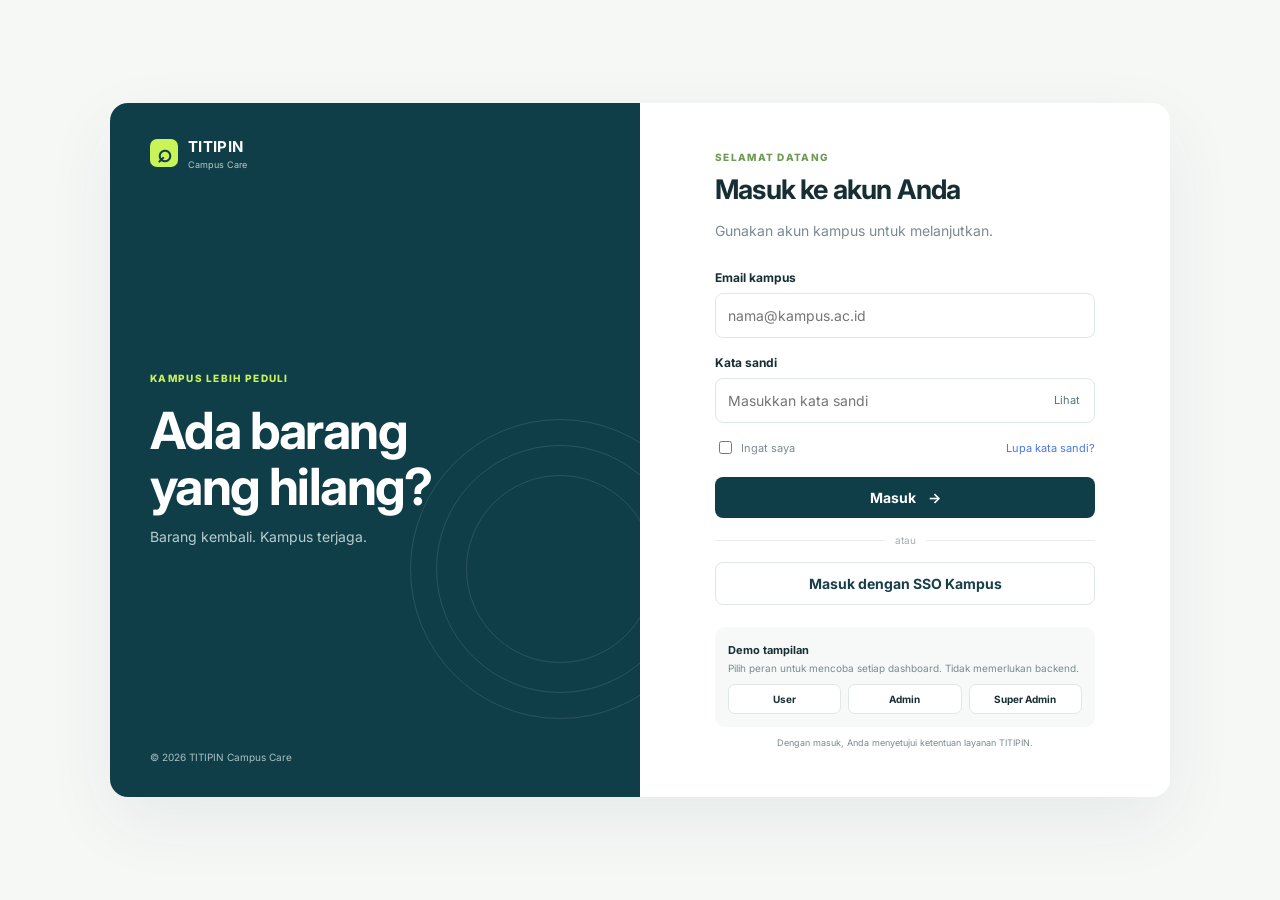
<file: Titipin Website Final/index.html>
<!DOCTYPE html>
<html lang="id">
<head>
  <meta charset="UTF-8">
  <meta name="viewport" content="width=device-width, initial-scale=1.0">
  <title>TITIPIN — Campus Care</title>
  <link rel="stylesheet" href="./style.css">
</head>
<body class="login-page">
  <main class="login-wrap">
    <section class="brand-panel">
      <div class="brand">
        <span class="brand-mark">⌕</span>
        <div><b>TITIPIN</b><small>Campus Care</small></div>
      </div>
      <div class="brand-copy">
        <p class="eyebrow">KAMPUS LEBIH PEDULI</p>
        <h1>Ada barang<br>yang hilang?</h1>
        <p>Barang kembali. Kampus terjaga.</p>
        <div class="decor-circles"><i></i><i></i><i></i></div>
      </div>
      <small class="copyright">© 2026 TITIPIN Campus Care</small>
    </section>

    <section class="login-panel">
      <div class="login-card">
        <div class="mobile-brand brand">
          <span class="brand-mark">⌕</span>
          <div><b>TITIPIN</b><small>Campus Care</small></div>
        </div>

        <p class="eyebrow">SELAMAT DATANG</p>
        <h2>Masuk ke akun Anda</h2>
        <p class="muted">Gunakan akun kampus untuk melanjutkan.</p>

        <form id="loginForm">
          <label for="email">Email kampus</label>
          <input type="email" id="email"
            placeholder="nama@kampus.ac.id" required>

          <label for="password">Kata sandi</label>
          <div class="password">
            <input type="password" id="password"
              placeholder="Masukkan kata sandi" required>
            <button type="button" class="show-pass" id="togglePass">
              Lihat
            </button>
          </div>

          <div class="form-row">
            <label class="check">
              <input type="checkbox"> Ingat saya
            </label>
            <a href="#" onclick="alert('Silakan hubungi administrator kampus untuk reset kata sandi.')">
              Lupa kata sandi?
            </a>
          </div>

          <button class="btn primary full" type="submit">
            Masuk <span>→</span>
          </button>

          <div class="or"><span>atau</span></div>

          <button type="button" class="btn outline full" id="sso">
            Masuk dengan SSO Kampus
          </button>
        </form>

        <div class="demo-login">
          <b>Demo tampilan</b>
          <p>Pilih peran untuk mencoba setiap dashboard. Tidak memerlukan backend.</p>
          <div class="role-picks">
            <a href="user.html">User</a>
            <a href="admin.html">Admin</a>
            <a href="super-admin.html">Super Admin</a>
          </div>
        </div>

        <p class="tiny muted center">
          Dengan masuk, Anda menyetujui ketentuan layanan TITIPIN.
        </p>
      </div>
    </section>
  </main>
  <script src="app.js"></script>
</body>
</html>
</file>
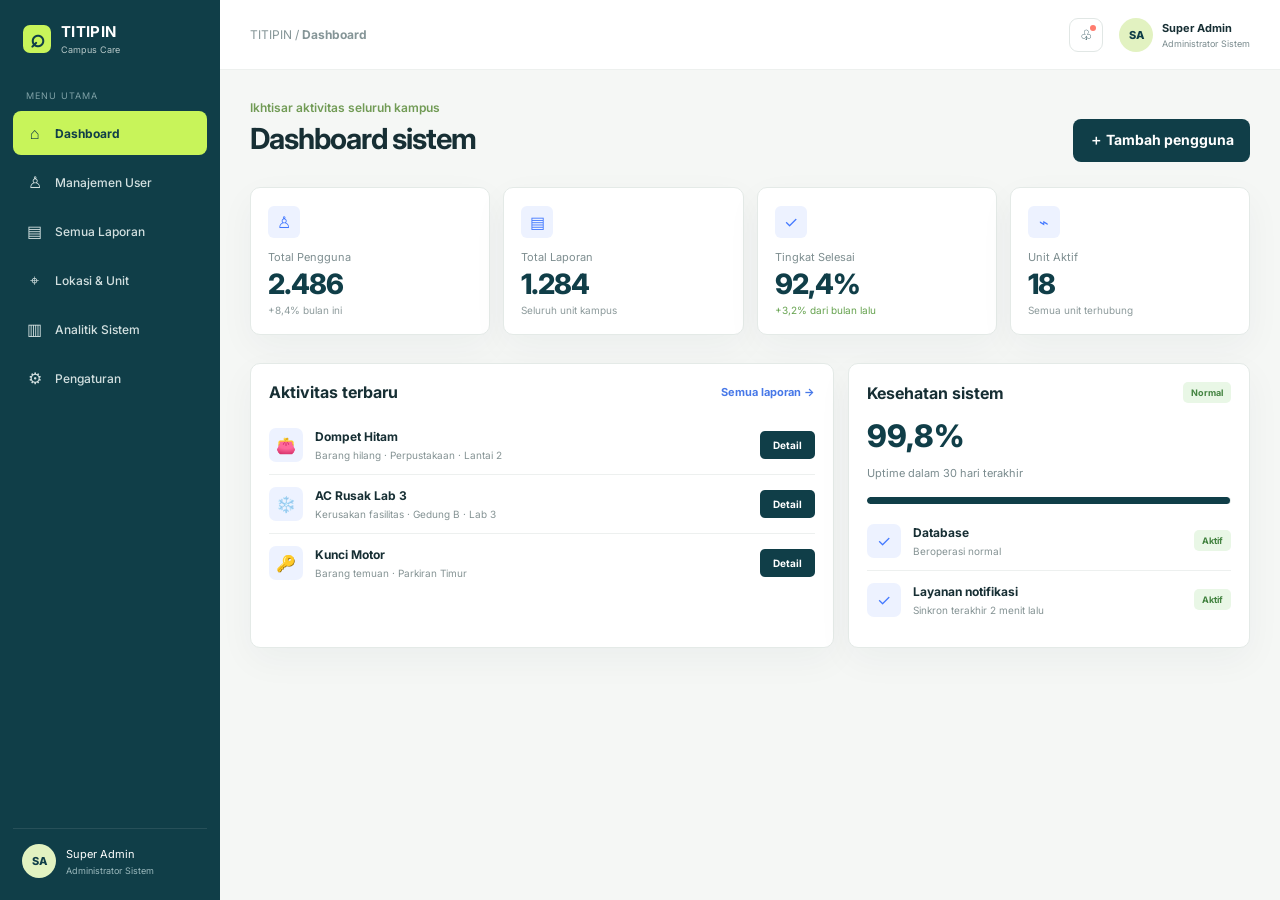
<file: Titipin Website Final/admin.html>
<!DOCTYPE html>
<html lang="id">
<head>
  <meta charset="UTF-8">
  <meta name="viewport" content="width=device-width, initial-scale=1">
  <title>TITIPIN — Super Admin</title>
  <link rel="stylesheet" href="style.css">
</head>
<body data-role="super">
  <div id="app"></div>
  <script src="app.js"></script>
</body>
</html>
</file>
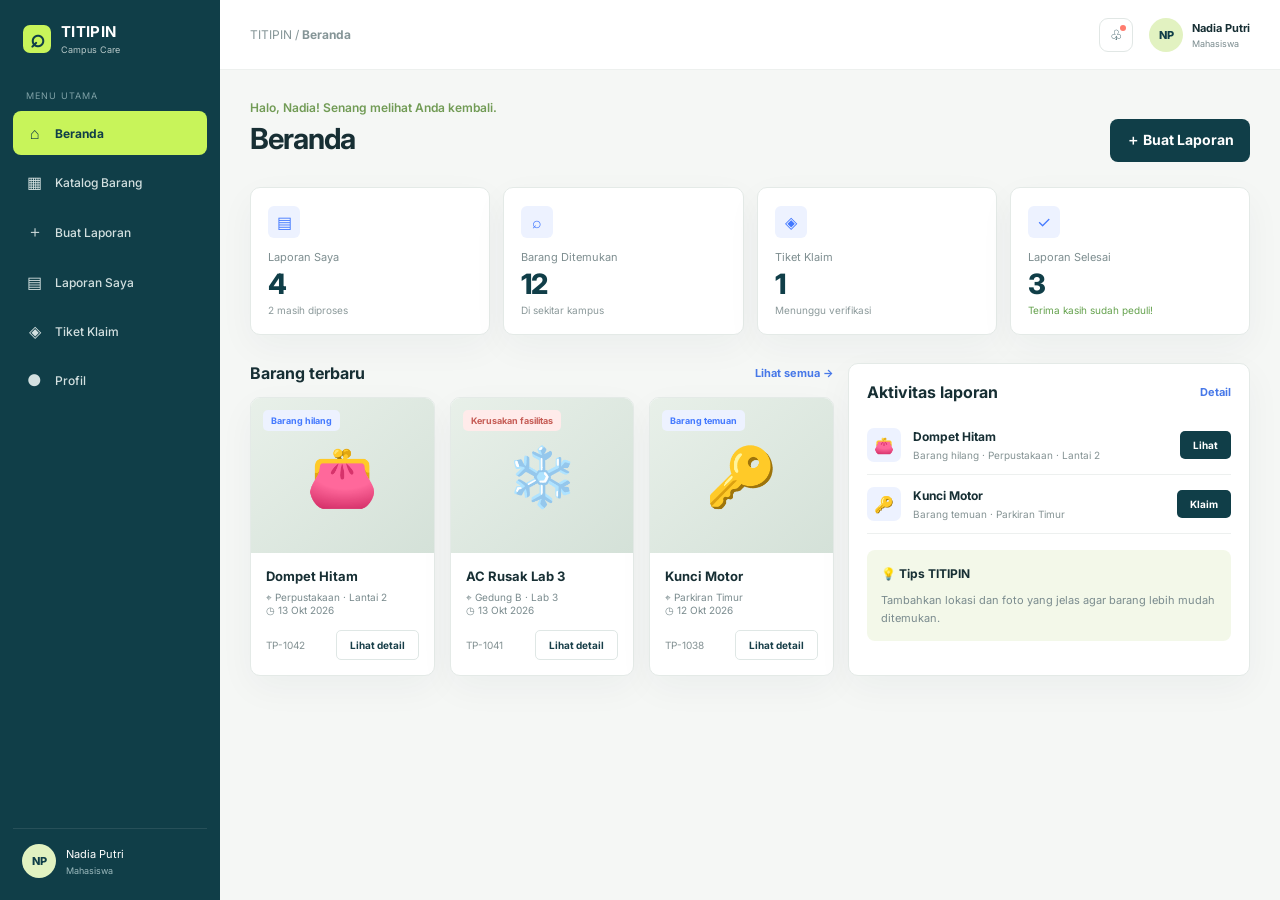
<file: Titipin Website Final/user.html>
<!DOCTYPE html>
<html lang="id">
<head>
  <meta charset="UTF-8">
  <meta name="viewport" content="width=device-width, initial-scale=1">
  <title>TITIPIN — User</title>
  <link rel="stylesheet" href="style.css">
</head>
<body data-role="user">
  <div id="app"></div>
  <script src="app.js"></script>
</body>
</html>
</file>
<file: Titipin Website Final/style.css>
@import url('https://fonts.googleapis.com/css2?family=Inter:wght@400;500;600;700;800&display=swap');

:root {
  --navy: #103e48;
  --navy2: #0b333d;
  --lime: #c8f45a;
  --bg: #f5f7f5;
  --ink: #183f49;
  --muted: #7a8b8e;
  --line: #e1e7e5;
  --blue: #4278ff;
  --white: #fff;
  --shadow: 0 12px 36px #0c39400b;
}

* { box-sizing: border-box; }

body {
  margin: 0;
  font-family: Inter, Arial, sans-serif;
  background: var(--bg);
  color: #172f34;
  font-size: 14px;
}

a { color: inherit; text-decoration: none; }
button, input, select, textarea { font: inherit; }
button { cursor: pointer; }

/* LOGIN */

.login-page {
  min-height: 100vh;
  background: #f6f8f6;
  display: grid;
  place-items: center;
  padding: 28px;
}

.login-wrap {
  width: min(100%, 1060px);
  min-height: 650px;
  display: grid;
  grid-template-columns: 1fr 1fr;
  background: white;
  border-radius: 18px;
  overflow: hidden;
  box-shadow: 0 24px 70px #103e4812;
}

.brand-panel {
  background: var(--navy);
  color: white;
  padding: 34px 40px;
  display: flex;
  flex-direction: column;
  position: relative;
  overflow: hidden;
}

.brand {
  display: flex;
  align-items: center;
  gap: 10px;
}

.brand-mark {
  width: 28px;
  height: 28px;
  border-radius: 7px;
  background: var(--lime);
  color: var(--navy);
  display: grid;
  place-items: center;
  font-size: 25px;
  font-weight: 800;
  line-height: 1;
}

.brand b {
  display: block;
  letter-spacing: .3px;
  font-size: 15px;
}

.brand small {
  display: block;
  color: #b8c9c9;
  font-size: 9px;
  margin-top: 3px;
}

.brand-copy {
  margin: auto 0;
  position: relative;
  z-index: 1;
}

.eyebrow {
  font-size: 10px;
  font-weight: 800;
  letter-spacing: 1.3px;
  color: #6e9a54;
}

.brand-copy .eyebrow { color: var(--lime); }

.brand-copy h1 {
  font-size: clamp(34px, 4vw, 52px);
  line-height: 1.1;
  margin: 18px 0 14px;
  letter-spacing: -1.6px;
}

.brand-copy p:not(.eyebrow) { color: #b9cdce; }

.decor-circles {
  position: absolute;
  right: -110px;
  bottom: -160px;
  width: 300px;
  height: 300px;
  border: 1px solid #ffffff1c;
  border-radius: 50%;
}

.decor-circles:before,
.decor-circles:after {
  content: "";
  position: absolute;
  border: 1px solid #ffffff1c;
  border-radius: 50%;
  inset: 25px;
}

.decor-circles:after { inset: 55px; }

.copyright { font-size: 10px; color: #a9c1c4; }

.login-panel {
  padding: 38px;
  display: flex;
  align-items: center;
  justify-content: center;
}

.login-card { width: 100%; max-width: 380px; }

.login-card h2 {
  font-size: 27px;
  letter-spacing: -.8px;
  margin: 8px 0;
}

.muted { color: var(--muted); line-height: 1.6; }

.login-card form { margin-top: 28px; }

.login-card label:not(.check) {
  display: block;
  font-size: 12px;
  font-weight: 700;
  margin: 17px 0 8px;
}

.login-card input:not([type=checkbox]) {
  width: 100%;
  border: 1px solid #dfe7e5;
  border-radius: 8px;
  padding: 13px 12px;
  outline: none;
  background: #fff;
}

.login-card input:focus,
.searchbox input:focus {
  border-color: #83b4ba;
  box-shadow: 0 0 0 3px #103e4810;
}

.password { position: relative; }
.password input { padding-right: 60px !important; }

.show-pass {
  position: absolute;
  right: 8px;
  top: 8px;
  border: 0;
  background: transparent;
  color: #52777e;
  font-size: 11px;
  padding: 7px;
}

.form-row {
  display: flex;
  align-items: center;
  justify-content: space-between;
  margin: 15px 0 20px;
  font-size: 11px;
}

.form-row a { color: #4778e8; }

.check {
  display: flex;
  align-items: center;
  gap: 6px;
  color: var(--muted);
}

.btn {
  border: 0;
  border-radius: 8px;
  padding: 12px 16px;
  font-weight: 700;
  display: inline-flex;
  align-items: center;
  justify-content: center;
  gap: 12px;
  transition: .2s;
}

.btn.primary { background: var(--navy); color: #fff; }
.btn.primary:hover { background: #1b5662; transform: translateY(-1px); }
.btn.outline { background: #fff; border: 1px solid #dfe7e5; color: var(--ink); }
.btn.outline:hover { background: #f5f8f7; }
.full { width: 100%; }

.or {
  display: flex;
  align-items: center;
  gap: 10px;
  color: #a0adad;
  font-size: 10px;
  margin: 16px 0;
}

.or:before, .or:after {
  content: "";
  height: 1px;
  background: #e7eceb;
  flex: 1;
}

.demo-login {
  margin-top: 22px;
  padding: 13px;
  background: #f6f9f7;
  border-radius: 10px;
}

.demo-login b { font-size: 11px; }

.demo-login p {
  font-size: 10px;
  color: var(--muted);
  margin: 5px 0 10px;
}

.role-picks { display: flex; gap: 7px; }

.role-picks a {
  background: white;
  border: 1px solid var(--line);
  padding: 8px 10px;
  border-radius: 7px;
  font-size: 10px;
  font-weight: 700;
  flex: 1;
  text-align: center;
}

.role-picks a:hover { background: var(--lime); border-color: var(--lime); }
.tiny { font-size: 9px; }
.center { text-align: center; }
.mobile-brand { display: none; }

/* LAYOUT DASHBOARD */

.app-shell { min-height: 100vh; display: flex; }

.sidebar {
  width: 220px;
  background: var(--navy);
  color: white;
  display: flex;
  flex-direction: column;
  padding: 22px 13px;
  flex-shrink: 0;
  min-height: 100vh;
}

.sidebar .brand { padding: 0 10px 35px; }

.side-label {
  color: #7fa1a6;
  text-transform: uppercase;
  font-size: 9px;
  letter-spacing: 1px;
  padding: 0 13px 10px;
}

.nav-links { display: grid; gap: 5px; }

.nav-link {
  display: flex;
  align-items: center;
  gap: 12px;
  padding: 12px 13px;
  border-radius: 8px;
  color: #d3e0e0;
  font-size: 12px;
  font-weight: 500;
}

.nav-link .nav-icon { font-size: 16px; width: 17px; text-align: center; }

.nav-link.active,
.nav-link:hover {
  background: var(--lime);
  color: var(--navy);
  font-weight: 700;
}

.side-bottom {
  margin-top: auto;
  padding: 15px 9px 0;
  border-top: 1px solid #ffffff18;
}

.profile-mini {
  display: flex;
  align-items: center;
  gap: 10px;
  font-size: 11px;
}

.avatar {
  width: 34px;
  height: 34px;
  border-radius: 50%;
  background: #e2f2c1;
  color: var(--navy);
  display: grid;
  place-items: center;
  font-weight: 800;
  flex-shrink: 0;
}

.profile-mini small {
  display: block;
  color: #9bb9bd;
  font-size: 9px;
  margin-top: 4px;
}

.main-area { flex: 1; min-width: 0; }

.topbar {
  height: 70px;
  background: #fff;
  border-bottom: 1px solid #edf0ee;
  display: flex;
  align-items: center;
  justify-content: space-between;
  padding: 0 30px;
  gap: 20px;
}

.breadcrumb { font-size: 12px; color: #859597; }
.top-actions { display: flex; align-items: center; gap: 16px; }

.icon-btn {
  border: 1px solid var(--line);
  background: #fff;
  width: 34px;
  height: 34px;
  border-radius: 9px;
  color: var(--ink);
  position: relative;
}

.notification-dot {
  position: absolute;
  top: 6px;
  right: 6px;
  width: 6px;
  height: 6px;
  background: #ff7c6e;
  border-radius: 50%;
}

.top-user {
  display: flex;
  align-items: center;
  gap: 9px;
  font-size: 11px;
  font-weight: 700;
}

.top-user small {
  display: block;
  font-weight: 400;
  color: var(--muted);
  font-size: 9px;
  margin-top: 3px;
}

.content { padding: 30px; max-width: 1500px; margin: 0 auto; }

.welcome {
  display: flex;
  justify-content: space-between;
  align-items: flex-end;
  gap: 15px;
  margin-bottom: 25px;
}

.welcome .greeting { color: #719b55; font-size: 12px; font-weight: 600; }

.welcome h1 {
  font-size: 29px;
  letter-spacing: -1px;
  margin: 6px 0;
}

.welcome p { color: var(--muted); margin: 0; }
.welcome-actions { display: flex; gap: 9px; flex-wrap: wrap; }

.stats {
  display: grid;
  grid-template-columns: repeat(4, minmax(0, 1fr));
  gap: 13px;
  margin-bottom: 28px;
}

.stat-card, .panel, .item-card, .form-panel {
  background: #fff;
  border: 1px solid #e4eae7;
  border-radius: 10px;
  box-shadow: var(--shadow);
}

.stat-card { padding: 18px 17px; min-width: 0; }

.stat-icon {
  width: 32px;
  height: 32px;
  background: #edf2ff;
  color: var(--blue);
  display: grid;
  place-items: center;
  border-radius: 6px;
  font-size: 16px;
  margin-bottom: 12px;
}

.stat-label { color: #7e8e90; font-size: 11px; }

.stat-number {
  font-size: 28px;
  font-weight: 800;
  letter-spacing: -1px;
  color: var(--navy);
  margin: 3px 0;
}

.stat-note { font-size: 10px; color: #8c9a9b; }
.positive { color: #65a24e; }

.section-head {
  display: flex;
  align-items: center;
  justify-content: space-between;
  gap: 12px;
  margin-bottom: 14px;
}

.section-head h2 { font-size: 16px; margin: 0; }
.section-head a { font-size: 11px; color: #4778e8; font-weight: 700; }

.dashboard-grid {
  display: grid;
  grid-template-columns: minmax(0, 1.45fr) minmax(250px, 1fr);
  gap: 14px;
}

.panel { padding: 18px; min-width: 0; }

.action-row {
  display: flex;
  align-items: center;
  gap: 12px;
  padding: 12px 0;
  border-bottom: 1px solid #edf0ef;
}

.action-row:last-child { border-bottom: 0; }

.mini-icon {
  width: 34px;
  height: 34px;
  border-radius: 7px;
  background: #edf2ff;
  color: #4278ff;
  display: grid;
  place-items: center;
  font-size: 16px;
  flex-shrink: 0;
}

.action-copy { flex: 1; min-width: 0; }

.action-copy b {
  font-size: 12px;
  display: block;
  white-space: nowrap;
  overflow: hidden;
  text-overflow: ellipsis;
}

.action-copy small {
  font-size: 10px;
  color: #859394;
  display: block;
  margin-top: 5px;
}

.btn.small { padding: 8px 13px; font-size: 10px; border-radius: 5px; }
.btn.lime { background: var(--lime); color: var(--navy); }
.btn.dark { background: var(--navy); color: white; }

.progress {
  height: 7px;
  background: #e8eeec;
  border-radius: 9px;
  overflow: hidden;
  margin: 14px 0 8px;
}

.progress span {
  display: block;
  height: 100%;
  background: var(--navy);
  border-radius: 9px;
}

.target-number {
  font-size: 31px;
  font-weight: 800;
  color: var(--navy);
  margin-top: 10px;
}

/* TABEL DAN FILTER */

.table-wrap { overflow-x: auto; }
.data-table { width: 100%; border-collapse: collapse; white-space: nowrap; }

.data-table th {
  text-align: left;
  color: #829092;
  font-size: 10px;
  font-weight: 600;
  padding: 13px 12px;
  background: #f8faf9;
}

.data-table td {
  font-size: 11px;
  padding: 14px 12px;
  border-bottom: 1px solid #edf0ef;
}

.data-table tr:last-child td { border-bottom: 0; }
.data-table tbody tr:hover { background: #fbfcfb; }

.status {
  display: inline-flex;
  padding: 5px 8px;
  border-radius: 5px;
  font-size: 9px;
  font-weight: 700;
  background: #fff3d8;
  color: #a87514;
}

.status.green { background: #e9f7e6; color: #438340; }
.status.blue { background: #edf2ff; color: #4278ff; }
.status.red { background: #ffebea; color: #c55b54; }

.toolbar {
  display: flex;
  align-items: center;
  gap: 10px;
  flex-wrap: wrap;
  margin-bottom: 17px;
}

.searchbox {
  display: flex;
  align-items: center;
  gap: 8px;
  border: 1px solid var(--line);
  border-radius: 8px;
  background: #fff;
  padding: 0 11px;
  min-width: 210px;
  flex: 1;
  max-width: 340px;
}

.searchbox input {
  border: 0;
  outline: 0;
  padding: 11px 0;
  width: 100%;
  min-width: 0;
}

.select {
  border: 1px solid var(--line);
  border-radius: 8px;
  padding: 11px;
  background: white;
  color: #536b6e;
}

/* KATALOG BARANG */

.item-grid {
  display: grid;
  grid-template-columns: repeat(3, minmax(0, 1fr));
  gap: 15px;
}

.item-card { overflow: hidden; }

.item-photo {
  height: 155px;
  background: linear-gradient(140deg, #e8f0e9, #d4e1d8);
  display: grid;
  place-items: center;
  font-size: 58px;
  position: relative;
}

.item-photo .status { position: absolute; top: 12px; left: 12px; }

.item-body { padding: 15px; }
.item-body h3 { font-size: 13px; margin: 0 0 7px; }
.item-body p { font-size: 10px; color: var(--muted); margin: 0 0 14px; }

.item-foot {
  display: flex;
  align-items: center;
  justify-content: space-between;
  gap: 8px;
}

.item-foot small { color: #829092; font-size: 10px; }
.empty { padding: 30px; text-align: center; color: var(--muted); }

/* FORMULIR */

.form-grid {
  display: grid;
  grid-template-columns: 1fr 1fr;
  gap: 14px;
}

.field label {
  display: block;
  font-size: 11px;
  font-weight: 700;
  margin-bottom: 8px;
}

.field input, .field select, .field textarea {
  width: 100%;
  border: 1px solid var(--line);
  border-radius: 7px;
  padding: 12px;
  outline: none;
  background: white;
}

.field textarea { min-height: 95px; resize: vertical; }
.field.full-width { grid-column: 1 / -1; }

.upload {
  border: 1px dashed #b7c9c8;
  background: #f9fbfa;
  padding: 22px;
  text-align: center;
  border-radius: 8px;
  color: #71878a;
}

.upload input { max-width: 100%; margin-top: 10px; }

.timeline {
  display: grid;
  grid-template-columns: repeat(3, 1fr);
  gap: 10px;
  margin: 18px 0;
}

.timeline-step {
  padding: 12px;
  border: 1px solid var(--line);
  border-radius: 8px;
  font-size: 10px;
  color: #8a999a;
}

.timeline-step.active {
  background: #eaf7d5;
  border-color: #cceaa1;
  color: var(--navy);
  font-weight: 700;
}

/* GRAFIK */

.chart-bars { display: grid; gap: 14px; margin-top: 20px; }

.bar-row {
  display: grid;
  grid-template-columns: 105px 1fr 35px;
  align-items: center;
  gap: 10px;
  font-size: 10px;
  color: #657a7d;
}

.bar-track {
  height: 9px;
  border-radius: 8px;
  background: #edf1ef;
  overflow: hidden;
}

.bar-track span {
  display: block;
  height: 100%;
  border-radius: 8px;
  background: #5c91f6;
}

/* NAVIGASI MOBILE DAN NOTIFIKASI */

.mobile-menu { display: none; }

.toast {
  position: fixed;
  right: 22px;
  bottom: 22px;
  background: var(--navy);
  color: white;
  padding: 14px 18px;
  border-radius: 9px;
  box-shadow: 0 8px 30px #0002;
  z-index: 20;
  font-size: 12px;
  animation: rise .2s ease;
}

@keyframes rise {
  from { transform: translateY(10px); opacity: 0; }
  to { transform: translateY(0); opacity: 1; }
}

.modal-backdrop {
  position: fixed;
  inset: 0;
  background: #0b292e88;
  display: grid;
  place-items: center;
  padding: 18px;
  z-index: 30;
}

.modal {
  background: white;
  border-radius: 14px;
  padding: 24px;
  width: min(100%, 500px);
  box-shadow: 0 20px 80px #0003;
}

.modal h2 { margin-top: 0; }

.modal-actions {
  display: flex;
  justify-content: flex-end;
  gap: 8px;
  margin-top: 18px;
}

.mobile-nav { display: none; }

/* TABLET */

@media (max-width: 1050px) {
  .sidebar { width: 190px; }
  .content { padding: 24px; }
  .stats { grid-template-columns: repeat(2, minmax(0, 1fr)); }
  .item-grid { grid-template-columns: repeat(2, minmax(0, 1fr)); }
  .dashboard-grid { grid-template-columns: 1fr; }
  .topbar { padding: 0 22px; }
}

/* MOBILE */

@media (max-width: 700px) {
  .login-page { padding: 0; background: white; }

  .login-wrap {
    display: block;
    min-height: 100vh;
    border-radius: 0;
    box-shadow: none;
  }

  .brand-panel { display: none; }

  .login-panel {
    padding: 26px 22px;
    min-height: 100vh;
    align-items: flex-start;
  }

  .login-card { margin: auto; }
  .mobile-brand { display: flex; margin-bottom: 36px; }
  .login-card h2 { font-size: 25px; }
  .demo-login { margin-top: 28px; }

  .sidebar { display: none; }

  .app-shell { display: block; padding-bottom: 65px; }

  .topbar { height: 60px; padding: 0 16px; }
  .mobile-menu { display: inline-flex; }

  .top-actions { gap: 8px; }
  .top-user > div:not(.avatar) { display: none; }

  .content { padding: 22px 15px; }

  .welcome {
    align-items: flex-start;
    flex-direction: column;
    margin-bottom: 20px;
  }

  .welcome h1 { font-size: 25px; }
  .welcome-actions { width: 100%; }
  .welcome-actions .btn { flex: 1; }

  .stats { gap: 9px; }
  .stat-card { padding: 14px 12px; }
  .stat-number { font-size: 25px; }

  .dashboard-grid { grid-template-columns: 1fr; }
  .panel { padding: 14px; }

  .item-grid { grid-template-columns: 1fr 1fr; gap: 9px; }
  .item-photo { height: 110px; font-size: 43px; }
  .item-body { padding: 11px; }
  .item-body h3 { font-size: 11px; }

  .item-foot {
    align-items: flex-start;
    flex-direction: column;
  }

  .item-foot .btn { width: 100%; }

  .form-grid { grid-template-columns: 1fr; }
  .field.full-width { grid-column: auto; }

  .timeline { gap: 5px; }
  .timeline-step { padding: 9px 6px; font-size: 9px; }

  .mobile-nav {
    position: fixed;
    z-index: 10;
    bottom: 0;
    left: 0;
    right: 0;
    background: white;
    border-top: 1px solid var(--line);
    display: flex;
    justify-content: space-around;
    padding: 8px 4px calc(8px + env(safe-area-inset-bottom));
    box-shadow: 0 -5px 18px #0b333d08;
  }

  .mobile-nav a {
    display: flex;
    flex-direction: column;
    align-items: center;
    gap: 4px;
    color: #7d9092;
    font-size: 9px;
    padding: 3px 8px;
  }

  .mobile-nav a.active { color: var(--navy); font-weight: 800; }
  .mobile-nav span { font-size: 17px; }

  .searchbox { max-width: none; min-width: 0; flex-basis: 100%; }
  .toolbar .select { flex: 1; min-width: 0; }

  .data-table th, .data-table td { padding: 12px 10px; }
  .topbar .breadcrumb { font-size: 10px; }
  .section-head h2 { font-size: 14px; }
}

@media (max-width: 390px) {
  .stats { grid-template-columns: 1fr 1fr; }
  .item-grid { grid-template-columns: 1fr; }
  .item-photo { height: 145px; }
  .role-picks a { padding: 8px 5px; }
  .top-actions .icon-btn { width: 30px; height: 30px; }
}
</file>
